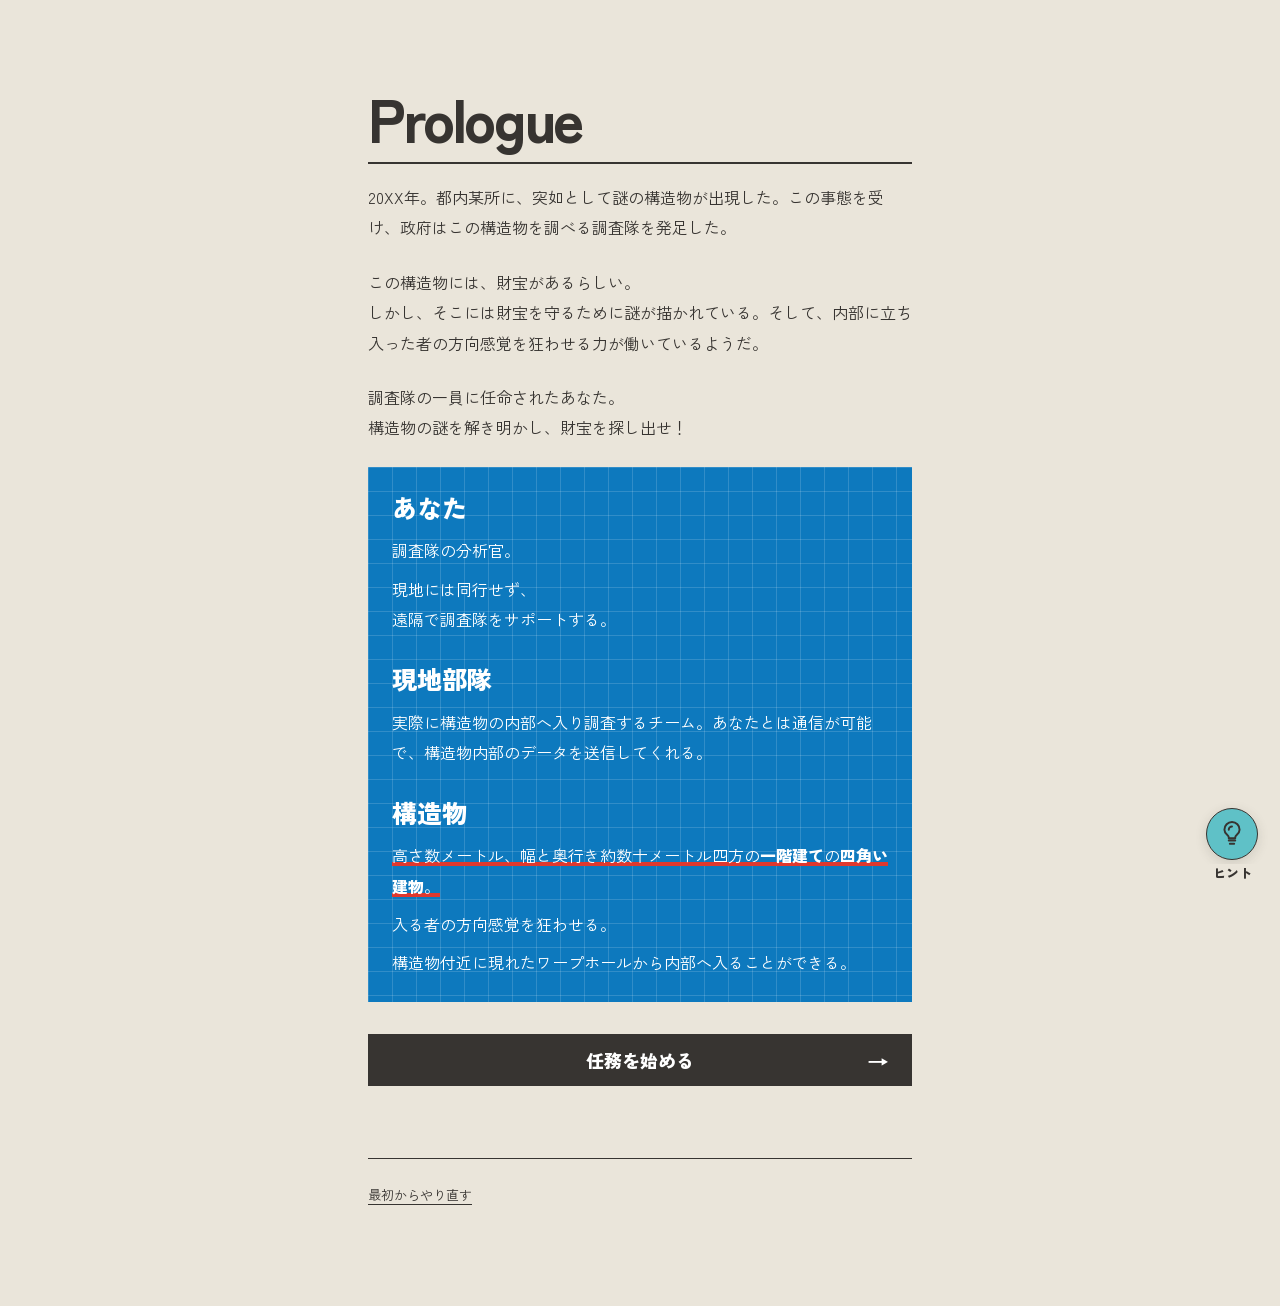
<file: index.html>
<!doctype html>
<html lang="ja">
  <head>
    <meta charset="utf-8" />
    <meta name="viewport" content="width=device-width, initial-scale=1" />
    <meta name="theme-color" content="#eae5da" />
    <meta name="robots" content="noindex,nofollow" />
    <title>Projectmapping</title>
    <link rel="icon" href="data:," />
    <link rel="stylesheet" href="./styles.css?v=hint-layout-2" />
    <script type="module" src="./app.mjs"></script>
  </head>
  <body>
    <main id="top">
      <div id="journey"></div>
      <p id="global-status" role="status" aria-live="polite"></p>
      <button id="retry" class="text-button" hidden>読み込みを再試行</button>
      <noscript>このページを遊ぶにはJavaScriptを有効にしてください。</noscript>
    </main>
    <footer>
      <button id="reset" class="text-button" hidden>最初からやり直す</button>
    </footer>
    <dialog id="reset-dialog">
      <h2>最初からやり直しますか？</h2>
      <p>この端末に保存した進行状況を消去します。</p>
      <form method="dialog">
        <button value="cancel" autofocus>戻る</button
        ><button value="reset">やり直す</button>
      </form>
    </dialog>
    <dialog
      id="incomplete-dialog"
      role="alertdialog"
      aria-labelledby="incomplete-message"
    >
      <p id="incomplete-message">すべての解答欄を埋める必要があります。</p>
      <form method="dialog"><button autofocus>OK</button></form>
    </dialog>
    <a class="hint-launcher" href="./hints.html" target="_blank" rel="noopener" aria-label="ヒント">
      <span class="hint-button">
        <svg viewBox="0 0 24 24" aria-hidden="true" focusable="false">
          <path d="M9 18h6M10 21h4M9 15c0-2-4-3-4-7a7 7 0 0 1 14 0c0 4-4 5-4 7v1H9z" />
          <path d="M12 5a3 3 0 0 0-3 3" />
        </svg>
      </span>
      <span class="hint-caption">ヒント</span>
    </a>
  </body>
</html>
</file>
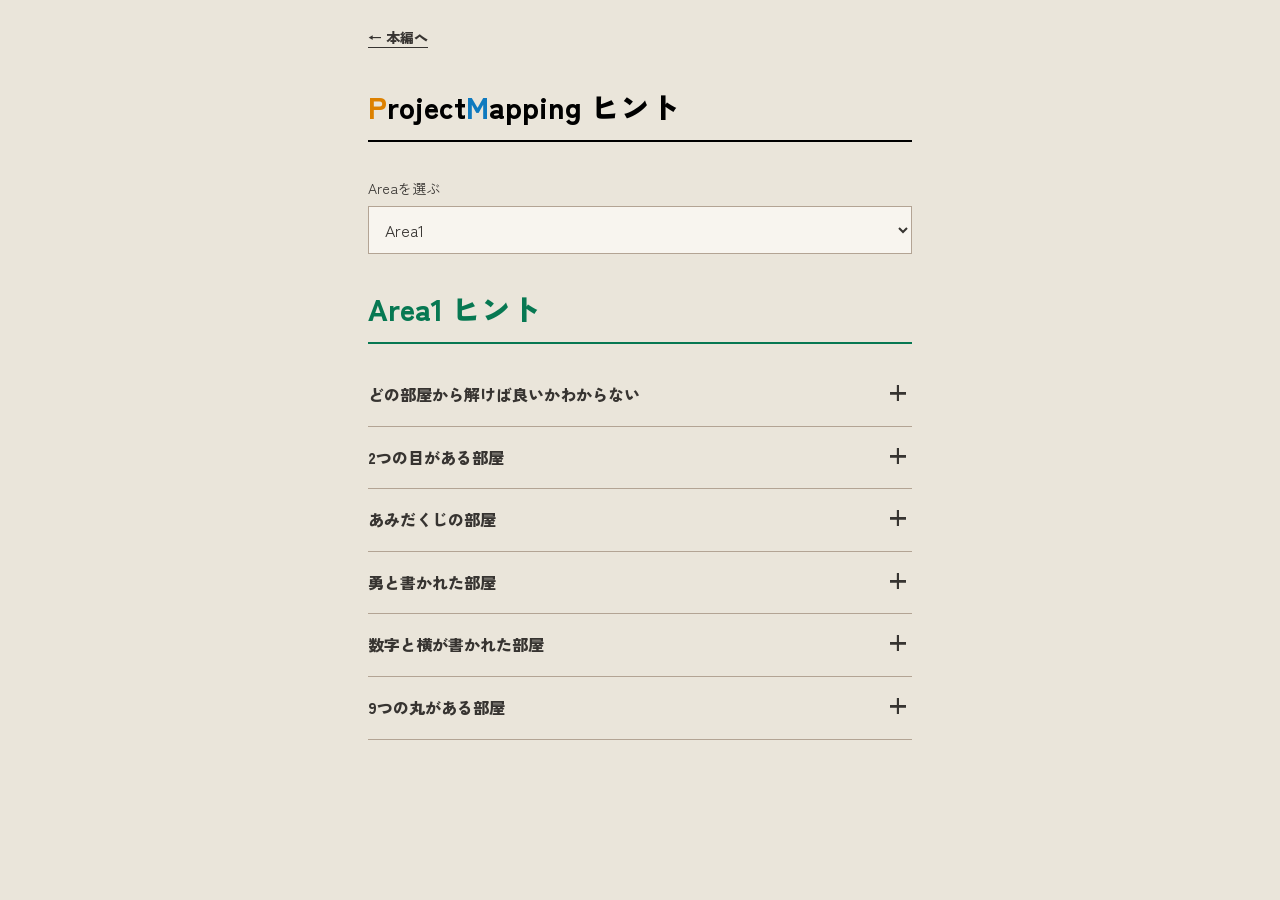
<file: hints.html>
<!doctype html>
<html lang="ja">
  <head>
    <meta charset="utf-8" />
    <meta name="viewport" content="width=device-width, initial-scale=1" />
    <meta name="robots" content="noindex,nofollow" />
    <meta name="theme-color" content="#eae5da" />
    <title>ヒント | Projectmapping</title>
    <link rel="stylesheet" href="./hints.css" />
    <script type="module" src="./hints.mjs"></script>
  </head>
  <body>
    <main>
      <a class="back-link" href="./index.html"><b>← 本編へ</b></a>
      <header>
        <h2 class="hint-heading">
          <span class="brand-initial brand-initial--p">P</span>roject<span
            class="brand-initial brand-initial--m"
            >M</span
          >apping ヒント
        </h2>
      </header>
      <div class="area-picker">
        <label for="area-select">Areaを選ぶ</label>
        <select id="area-select" disabled></select>
      </div>
      <p id="hint-status" role="status">読み込み中…</p>
      <section id="hint-page" aria-labelledby="area-title"></section>
      <noscript>ヒントを表示するにはJavaScriptを有効にしてください。</noscript>
    </main>
  </body>
</html>
</file>
<file: styles.css>
@font-face {
  font-family: Zen;
  src: url("./assets/ZenKakuGothicNew-Regular.ttf") format("truetype");
  font-weight: 400;
  font-display: swap;
}
@font-face {
  font-family: Zen;
  src: url("./assets/ZenKakuGothicNew-Black.ttf") format("truetype");
  font-weight: 900;
  font-display: swap;
}
:root {
  --base: #eae5da;
  --ink: #373431;
  --sub: #b3a494;
  --accent: #5fc1c7;
  --surface: #f8f5ef;
  --step: #373431;
  --step-ink: #fff;
  --error: #a62516;
  font-family: Zen, "Hiragino Kaku Gothic ProN", "Yu Gothic", sans-serif;
  color: var(--ink);
  background: var(--base);
  font-synthesis: none;
  scroll-behavior: smooth;
  scrollbar-color: var(--sub) var(--base);
}
* {
  box-sizing: border-box;
}
body {
  margin: 0;
  padding: 0 clamp(18px, 5vw, 32px);
  padding-left: max(clamp(18px, 5vw, 32px), env(safe-area-inset-left));
  padding-right: max(clamp(18px, 5vw, 32px), env(safe-area-inset-right));
}
button,
input,
a {
  -webkit-tap-highlight-color: transparent;
}
button,
input {
  font: inherit;
}
button {
  cursor: pointer;
}
button:disabled {
  cursor: default;
}
a {
  color: inherit;
  text-underline-offset: 4px;
}
::selection {
  background: var(--accent);
  color: var(--ink);
}
:focus-visible {
  outline: 3px solid var(--accent);
  outline-offset: 4px;
}
button:focus-visible,
input:focus-visible {
  outline-color: var(--ink);
}
[hidden] {
  display: none !important;
}
.site-header,
main,
footer {
  width: min(100%, 544px);
  margin-inline: auto;
}
.site-header {
  padding: 26px 0 16px;
  border-bottom: 1px solid var(--ink);
  display: flex;
  align-items: center;
  justify-content: space-between;
}
.site-header a {
  font-size: 17px;
  font-weight: 900;
  text-decoration: none;
}
.header-mark {
  width: 22px;
  height: 8px;
  background: var(--accent);
}
h1,
h2,
h3,
p {
  margin: 0;
}
h1,
h2,
h3 {
  font-weight: 900;
  line-height: 1.3;
}
h1 {
  font-size: clamp(38px, 10vw, 56px);
  letter-spacing: -0.035em;
  margin: 46px 0 20px;
}
p {
  line-height: 1.9;
  font-size: 16px;
  white-space: pre-line;
}
.intro-copy {
  font-size: 18px;
}
.welcome {
  min-height: min(740px, calc(100svh - 150px));
  display: flex;
  flex-direction: column;
}
.contents {
  margin-top: 52px;
}
.contents h2 {
  font-size: 26px;
  border-bottom: 1px solid var(--ink);
  padding-bottom: 10px;
}
.contents p {
  padding-top: 18px;
}
.start-controls {
  margin-top: auto;
  padding-top: 70px;
}
.confirmation {
  display: flex;
  align-items: center;
  gap: 12px;
  font-size: 16px;
  cursor: pointer;
  margin-bottom: 24px;
}
.confirmation input {
  width: 23px;
  height: 23px;
  accent-color: var(--ink);
  margin: 0;
  flex: none;
}
.primary {
  border: 1px solid transparent;
  border-radius: 0;
  display: flex;
  align-items: center;
  justify-content: center;
  gap: 20px;
  width: 100%;
  min-height: 52px;
  padding: 12px 38px;
  font-size: 18px;
  font-weight: 900;
  color: var(--step-ink);
  background: var(--step);
  position: relative;
  transition:
    background 0.18s,
    transform 0.18s;
}
.primary:hover:not(:disabled) {
  filter: brightness(0.92);
}
.primary:active:not(:disabled) {
  transform: translateY(1px);
}
.primary:disabled {
  background: #d5ccbe;
  color: #625b52;
  border-color: var(--sub);
}
.arrow {
  position: absolute;
  right: 22px;
  top: 50%;
  transform: translateY(-50%);
  font-size: 22px;
  line-height: 1;
}
.chapter {
  padding-top: 64px;
  scroll-margin-top: 24px;
}
.chapter + .chapter {
  margin-top: 44px;
}
.chapter-heading {
  font-size: clamp(38px, 11vw, 60px);
  letter-spacing: -0.04em;
  border-bottom: 2px solid var(--step);
  padding-bottom: 9px;
  color: var(--step);
  line-height: 1.1;
}
.chapter-body {
  margin-top: 18px;
}
.introduction .primary {
  margin-top: 32px;
}
.answer-form {
  margin-top: 44px;
  scroll-margin-top: 16px;
}
.fields {
  display: grid;
  gap: 10px;
  counter-reset: answer;
}
.answer-row {
  display: grid;
  grid-template-columns: minmax(0, 1fr) 24px;
  align-items: center;
  gap: 12px;
  min-width: 0;
}
.answer-row input {
  border: 1px solid var(--sub);
  background: var(--surface);
  color: var(--ink);
  width: 100%;
  min-width: 0;
  height: 44px;
  border-radius: 0;
  padding: 6px 12px;
  font-size: 16px;
  caret-color: var(--step);
}
.answer-row input::placeholder {
  color: #70685f;
  opacity: 1;
}
.answer-row input:focus {
  border-color: var(--step);
}
.answer-row[data-result="correct"] input {
  border-color: #007c54;
}
.answer-row[data-result="incorrect"] input {
  border-color: var(--error);
}
.result {
  width: 24px;
  height: 24px;
  display: grid;
  place-items: center;
  color: var(--sub);
}
.result svg {
  width: 21px;
  height: 21px;
  fill: none;
  stroke: currentColor;
  stroke-width: 2.5;
  stroke-linecap: round;
  stroke-linejoin: round;
}
.answer-row[data-result="correct"] .result {
  color: #007c54;
}
.answer-row[data-result="incorrect"] .result {
  color: var(--error);
}
.treasure-label {
  font-size: 14px;
  font-weight: 900;
  margin: 14px 0 6px;
}
.form-status {
  min-height: 28px;
  font-size: 13px;
  line-height: 1.5;
  padding-top: 8px;
}
.answer-form .primary {
  margin-top: 10px;
}
.complete-note {
  font-size: 40px;
  font-weight: 900;
  color: var(--step);
  padding: 16px 0;
}

.area {
  margin-top: 32px;
}
.area-placeholder {
  min-height: 180px;
  border: 1px solid var(--sub);
  display: grid;
  place-items: center;
  padding: 20px;
  font-size: 14px;
  text-align: center;
  background: transparent;
}
.area img {
  display: block;
  width: 100%;
  height: auto;
}
.continue {
  margin-top: 24px;
}
.clear-title {
  font-size: 64px;
  letter-spacing: -0.04em;
  border-bottom: 2px solid var(--ink);
  padding-bottom: 12px;
}
.clear .chapter-body {
  margin-bottom: 24px;
}
.clear-links {
  margin: 24px 0;
  display: grid;
  gap: 12px;
}
/* Epilogueの外部リンクも、解答ボタンと同じ全幅にする。 */
.clear-action {
  gap: 12px;
  padding-inline: 20px;
  text-decoration: none;
  text-align: center;
}
.clear-action--x {
  font-weight: 400;
  color: #fff;
  background: #000;
}
.clear-action--survey {
  font-weight: 400;
  color: var(--ink);
  background: var(--accent);
}
.clear-action-icon {
  display: flex;
  flex: 0 0 20px;
}
.clear-action-icon svg {
  display: block;
  width: 20px;
  height: 20px;
}
.clear-action:focus-visible {
  outline-color: var(--ink);
}
.pending-link {
  border-bottom: 1px solid var(--sub);
  padding: 14px 0;
  font-size: 15px;
}
.text-button {
  border: 0;
  background: none;
  text-decoration: underline;
  text-underline-offset: 4px;
  font-size: 13px;
  padding: 8px 0;
  color: var(--ink);
}
footer {
  margin-top: 44px;
  padding: 18px 0 30px;
  border-top: 1px solid var(--ink);
  display: flex;
  justify-content: space-between;
  align-items: center;
  font-size: 12px;
  gap: 18px;
}
#global-status {
  font-size: 14px;
  margin-top: 16px;
}
dialog {
  width: min(90%, 420px);
  border: 1px solid var(--ink);
  padding: 28px;
  background: var(--base);
  color: var(--ink);
}
dialog::backdrop {
  background: #37343188;
}
dialog h2 {
  font-size: 22px;
  margin-bottom: 16px;
}
dialog form {
  display: flex;
  justify-content: flex-end;
  gap: 20px;
  margin-top: 24px;
}
dialog button {
  padding: 10px 16px;
  border: 1px solid var(--ink);
  background: var(--ink);
  color: var(--base);
  font-size: 16px;
}
dialog button[value="cancel"] {
  background: transparent;
  color: var(--ink);
}
.reveal {
  animation: unfold 0.45s cubic-bezier(0.16, 1, 0.3, 1);
}
@keyframes unfold {
  from {
    clip-path: inset(0 0 30% 0);
    transform: translateY(12px);
  }
  to {
    clip-path: inset(0);
    transform: translateY(0);
  }
}
@media (min-width: 800px) {
  body {
    padding-inline: 48px;
  }
  .site-header,
  main,
  footer {
    max-width: 544px;
  }
  .welcome {
    min-height: 660px;
  }
  h1 {
    margin-top: 60px;
  }
  .chapter {
    padding-top: 72px;
  }
}
@media (max-height: 740px) {
  .welcome {
    min-height: calc(100svh - 150px);
  }
  .start-controls {
    padding-top: 38px;
  }
  .contents {
    margin-top: 32px;
  }
  .answer-form {
    margin-top: 28px;
  }
  .fields {
    gap: 6px;
  }
  .answer-row input {
    height: 38px;
  }
  .treasure-label {
    margin-top: 10px;
  }
  .answer-form .primary {
    min-height: 44px;
    padding-block: 8px;
  }
}
@media (max-height: 500px) and (min-width: 500px) {
  .fields {
    grid-template-columns: 1fr 1fr;
    column-gap: 16px;
  }
  .answer-row {
    gap: 6px;
    grid-template-columns: minmax(0, 1fr) 20px;
  }
  .answer-form {
    margin-top: 24px;
  }
  .treasure-label {
    margin: 4px 0 3px;
    line-height: 1.3;
  }
  .form-status {
    min-height: 22px;
    padding-top: 4px;
  }
  .answer-form .primary {
    margin-top: 6px;
  }
  .welcome {
    min-height: auto;
  }
  .start-controls {
    padding-top: 36px;
  }
}
@media (prefers-reduced-motion: reduce) {
  :root {
    scroll-behavior: auto;
  }
  *,
  *:before,
  *:after {
    animation: none !important;
    transition: none !important;
  }
}

.answer-form .form-status:empty {
  display: none;
}
.answer-form > .primary {
  margin-top: 24px;
}

h1 {
  font-size: clamp(28px, 8vw, 46px);
  overflow-wrap: anywhere;
}
.clear-title {
  font-size: clamp(40px, 11vw, 60px);
}
.story {
  display: grid;
  gap: clamp(20px, 5vw, 24px);
}
.story p,
.story li {
  font-size: clamp(15px, calc(13px + 0.625vw), 16px);
  line-height: 1.9;
  white-space: pre-line;
  overflow-wrap: anywhere;
}
.story-heading {
  font-size: clamp(19px, 5vw, 21px);
  margin-top: 12px;
}
.story-list {
  margin: 0;
  padding-left: 1.4em;
  display: grid;
  gap: 12px;
}
.story-notice {
  border-left: 3px solid var(--step);
  padding: 12px 16px;
  background: var(--surface);
}
.story .area {
  margin-top: 0;
}
.sr-only {
  position: absolute;
  width: 1px;
  height: 1px;
  padding: 0;
  margin: -1px;
  overflow: hidden;
  clip-path: inset(50%);
  white-space: nowrap;
  border: 0;
}
.typed-char {
  opacity: 0;
}
.is-reading .typed-char {
  animation: letter-in 1ms linear var(--letter-delay) forwards;
}
@keyframes letter-in {
  to {
    opacity: 1;
  }
}
@media (prefers-reduced-motion: reduce) {
  .typed-char {
    opacity: 1;
  }
}

.is-complete .typed-char {
  opacity: 1;
  animation: none;
}

.story-dialogue {
  position: relative;
  margin-left: 8px;
  padding: clamp(12px, 3.5vw, 16px);
  border: 1px solid var(--sub);
  border-radius: 4px;
  background: var(--surface);
}
.story-dialogue::before {
  content: "";
  position: absolute;
  left: -7px;
  top: 22px;
  width: 12px;
  height: 12px;
  background: var(--surface);
  border-left: 1px solid var(--sub);
  border-bottom: 1px solid var(--sub);
  transform: rotate(45deg);
}

.answer-form .primary:disabled {
  background: var(--step);
  color: var(--step-ink);
  border-color: transparent;
}

/* Document v2: complete speech bubbles, instruction panels and connected concept panels. */
.story-notice {
  background: #fff;
  border: 0;
  color: var(--step);
  text-align: center;
  font-weight: 900;
  padding: 18px 16px;
}
.chapter[data-number="3"] .story-notice {
  color: #82731e;
}
.bonus .story-notice {
  color: var(--ink);
}
.concept-panel {
  background-color: #0d79be;
  background-image:
    linear-gradient(#ffffff26 1px, transparent 1px),
    linear-gradient(90deg, #ffffff26 1px, transparent 1px);
  background-size: 24px 24px;
  color: #fff;
  padding: 24px clamp(16px, 4vw, 24px);
}
.concept-item + .concept-item {
  margin-top: 28px;
}
.concept-title {
  font-size: clamp(21px, 5.5vw, 25px);
  margin-bottom: 12px;
  color: #fff;
}
.concept-item p + p {
  margin-top: 8px;
}
.concept-item .area {
  margin-top: 20px;
  background: #fff;
}
.speech-pending {
  opacity: 0;
  transform: translateY(6px);
  transition:
    opacity 0.28s ease,
    transform 0.28s ease;
}
.speech-pending.speech-visible {
  opacity: 1;
  transform: none;
}
.bonus .chapter-heading {
  color: var(--ink);
}
@media (prefers-reduced-motion: reduce) {
  .speech-pending {
    opacity: 1;
    transform: none;
  }
}

.bonus .complete-note {
  color: var(--ink);
}

/* ヒントの電球アイコン。固定位置は親リンクで管理する。 */
.hint-button {
  position: static;
  display: grid;
  place-items: center;
  width: 52px;
  height: 52px;
  padding: 0;
  border: 1px solid var(--ink);
  border-radius: 50%;
  background: var(--accent);
  color: var(--ink);
  box-shadow: 0 3px 12px #37343126;
  cursor: default;
}
.hint-button svg {
  width: 26px;
  height: 26px;
  fill: none;
  stroke: currentColor;
  stroke-width: 1.8;
  stroke-linecap: round;
  stroke-linejoin: round;
}
footer {
  padding-bottom: calc(94px + env(safe-area-inset-bottom));
}
/* Keep the current chapter heading visible within its own section. */
.chapter-heading,
.clear-title {
  position: sticky;
  top: 0;
  z-index: 10;
  background: var(--base);
  padding-top: 12px;
  padding-bottom: 12px;
}
.answer-form {
  scroll-margin-top: 100px;
}

/* 固定見出しの罫線の下にも、本文を隠す背景付きの余白を確保する。 */
.chapter-heading::after,
.clear-title::after {
  content: "";
  position: absolute;
  left: 0;
  right: 0;
  top: calc(100% + 2px);
  height: 12px;
  background: var(--base);
  pointer-events: none;
}

/* 本文の外幅をセクションに揃え、縮小せず読みやすい文字サイズを保つ。 */
.story {
  width: 100%;
  min-width: 0;
  gap: 24px;
}
.story p,
.story li {
  font-size: 16px;
  -webkit-text-size-adjust: none;
  text-size-adjust: none;
}
.story-heading {
  font-size: 21px;
}
.concept-title {
  font-size: 25px;
  margin-bottom: 12px;
}
.story-dialogue {
  margin-left: 8px;
  padding: 16px;
}
.story-notice {
  padding: 18px 16px;
}
.concept-panel {
  padding: 24px;
}
.story-list {
  padding-left: 22.4px;
}
/* content.jsonの文字装飾。改行した場合も各行に下線を表示する。 */
.story strong {
  font-weight: 900;
}
.red-underline {
  text-decoration-line: underline;
  text-decoration-color: #df382e;
  text-decoration-thickness: 3.5px;
  text-underline-offset: 0em;
  text-decoration-skip-ink: none;
}

/* クリア表示では、本文用の画像余白を重ねない。 */
.completion > .complete-note {
  margin-top: 24px;
  padding: 0 0 24px;
  line-height: 1.3;
}
.completion > .area {
  margin-top: 0;
}
/* 場面転換・時間経過の表示（content.json: type = interlude）。 */
.story-interlude {
  font-weight: 900;
  text-align: center;
}
.story p.story-interlude {
  font-weight: 900;
  text-align: center;
  font-size: 20px;
}

/* Area6の灰色はベース背景・白背景でも読みやすい濃さにする。 */
.bonus { --bonus-ink: #626262; color: var(--bonus-ink); }
.bonus .chapter-heading,
.bonus .complete-note,
.bonus .story-notice { color: var(--bonus-ink); }
.bonus .answer-row input { color: var(--bonus-ink); }
.bonus .primary,
.bonus .primary:disabled { background: #626262; color: #fff; }
.area-hint-link { display: block; text-align: center; margin-top: 16px; font-size: 16px; }
/* 電球とラベルを一組として右下に固定。 */
.hint-launcher {
  position: fixed;
  inset: auto max(18px, env(safe-area-inset-right)) max(18px, env(safe-area-inset-bottom)) auto;
  z-index: 20;
  width: 60px;
  display: flex;
  flex-direction: column;
  align-items: center;
  gap: 4px;
  margin: 0;
  padding: 0;
  text-decoration: none;
  color: var(--ink);
}
.hint-launcher .hint-button { flex: none; cursor: pointer; }
.hint-caption {
  display: block;
  background: var(--base);
  padding: 0 4px;
  font-size: 13px;
  font-weight: 900;
  line-height: 1.4;
  white-space: nowrap;
}
</file>
<file: hints.css>
@font-face { font-family: Zen; src: url('./assets/ZenKakuGothicNew-Regular.ttf') format('truetype'); font-weight: 400; font-display: swap; }
@font-face { font-family: Zen; src: url('./assets/ZenKakuGothicNew-Black.ttf') format('truetype'); font-weight: 900; font-display: swap; }
:root { font-family: Zen, sans-serif; color: #373431; background: #eae5da; --area: #077852; }
* { box-sizing: border-box; }
body { margin: 0; padding: 24px max(20px, env(safe-area-inset-right)) 64px max(20px, env(safe-area-inset-left)); }
main { max-width: 544px; margin-inline: auto; }
a { color: inherit; text-underline-offset: 4px; }
.back-link { font-size: 14px; }
header { margin: 36px 0; }
.brand { margin: 0 0 4px; font-size: 16px; font-weight: 900; }
h1 { margin: 0; font-size: 40px; }
.warning { margin: 12px 0 0; font-size: 14px; }
.area-picker { display: grid; gap: 8px; margin-bottom: 32px; }
label { font-size: 14px; }
select { width: 100%; min-height: 48px; padding: 8px 12px; border: 1px solid #b3a494; border-radius: 0; background: #f8f5ef; color: #373431; font: inherit; font-size: 16px; }
h2 { color: var(--area); font-size: 30px; border-bottom: 2px solid var(--area); padding-bottom: 12px; margin: 0 0 20px; }
.problem { border-bottom: 1px solid #b3a494; }
summary { cursor: pointer; list-style: none; padding: 18px 36px 18px 0; position: relative; font-weight: 900; line-height: 1.6; }
summary::-webkit-details-marker { display: none; }
summary::after { content: '+'; position: absolute; right: 4px; top: 16px; font-size: 24px; line-height: 1; }
details[open] > summary::after { content: '−'; }
.hint-items { padding: 0 0 24px; }
.hint-item { margin-top: 8px; background: #f8f5ef; }
.hint-item summary { padding-left: 16px; padding-right: 40px; font-size: 15px; }
.hint-item summary::after { right: 16px; }
.hint-text, .hint-item p { margin: 0; padding: 0 16px 20px; font-size: 16px; line-height: 1.9; white-space: pre-line; overflow-wrap: anywhere; }
.answer summary { text-decoration: underline; text-underline-offset: 4px; }
:focus-visible { outline: 3px solid #373431; outline-offset: 4px; }
::selection { background: #5fc1c7; }
#hint-status:empty { display: none; }

/* タイトルはAreaの配色と分け、頭文字だけを強調する。 */
.hint-heading { color: #000; border-bottom-color: #000; }
.hint-heading .brand-initial--p { color: #dd8100; }
.hint-heading .brand-initial--m { color: #0f7abf; }

.hint-image { display: block; width: calc(100% - 32px); height: auto; margin: 0 16px 20px; }
</file>
